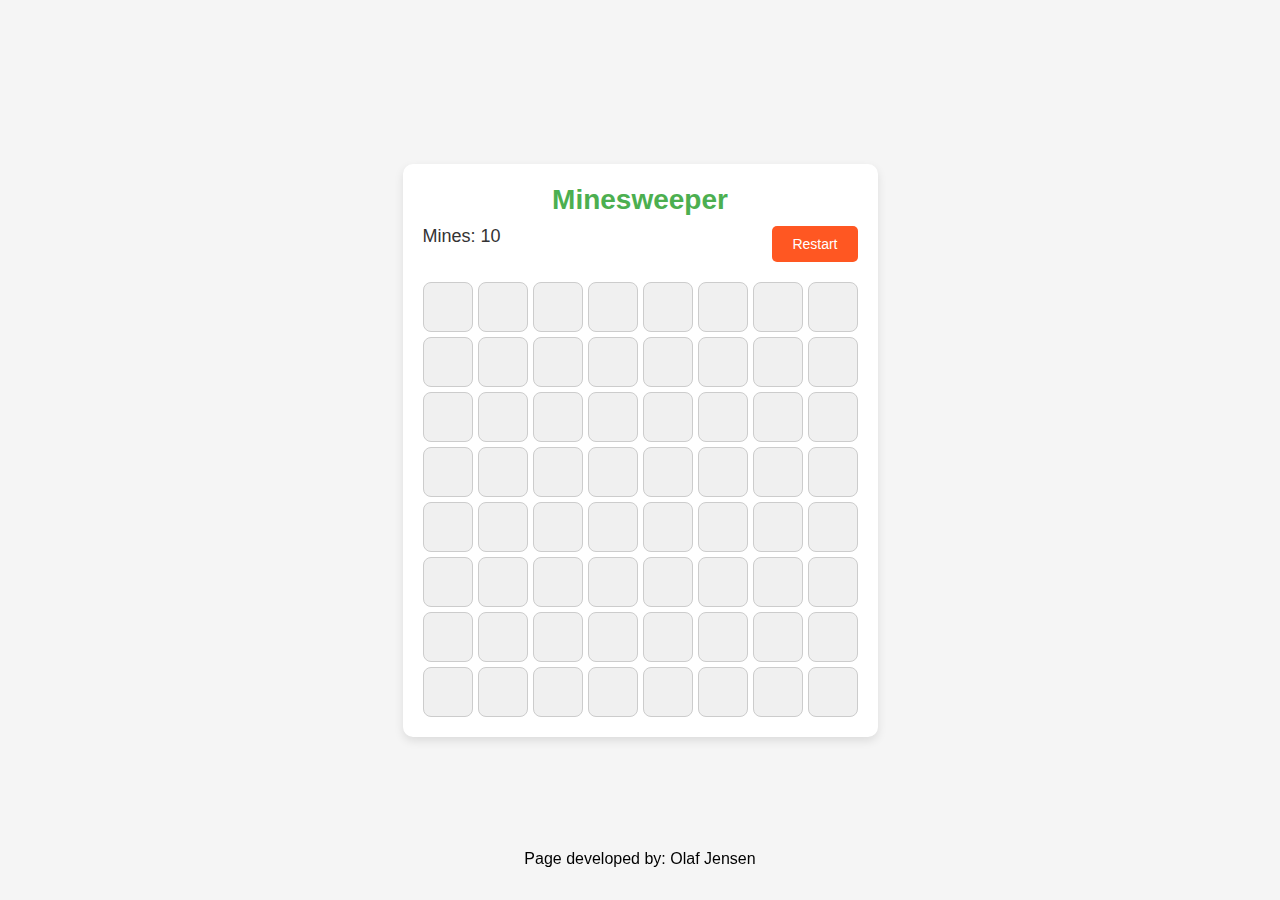
<file: PROJETCS/Minesweeper/index.html>
<!DOCTYPE html>
<html lang="en">
<head>
    <meta charset="UTF-8">
    <meta name="viewport" content="width=device-width, initial-scale=1.0">
    <title>Minesweeper</title>
    <link rel="stylesheet" href="CSS/styles.css">
</head>
<body>
    <div class="game-container">
        <h1>Minesweeper</h1>
        <div class="game-info">
            <span id="mine-count">Mines: 10</span>
            <button id="reset-btn">Restart</button>
        </div>
        <div id="game-board" class="game-board"></div>
    </div>
    <div style="position: fixed; bottom: 0; margin-bottom: 2em;">
        <p>Page developed by: Olaf Jensen</p>
    </div>
    <script src="JS/script.js"></script>
</body>
</html>
</file>
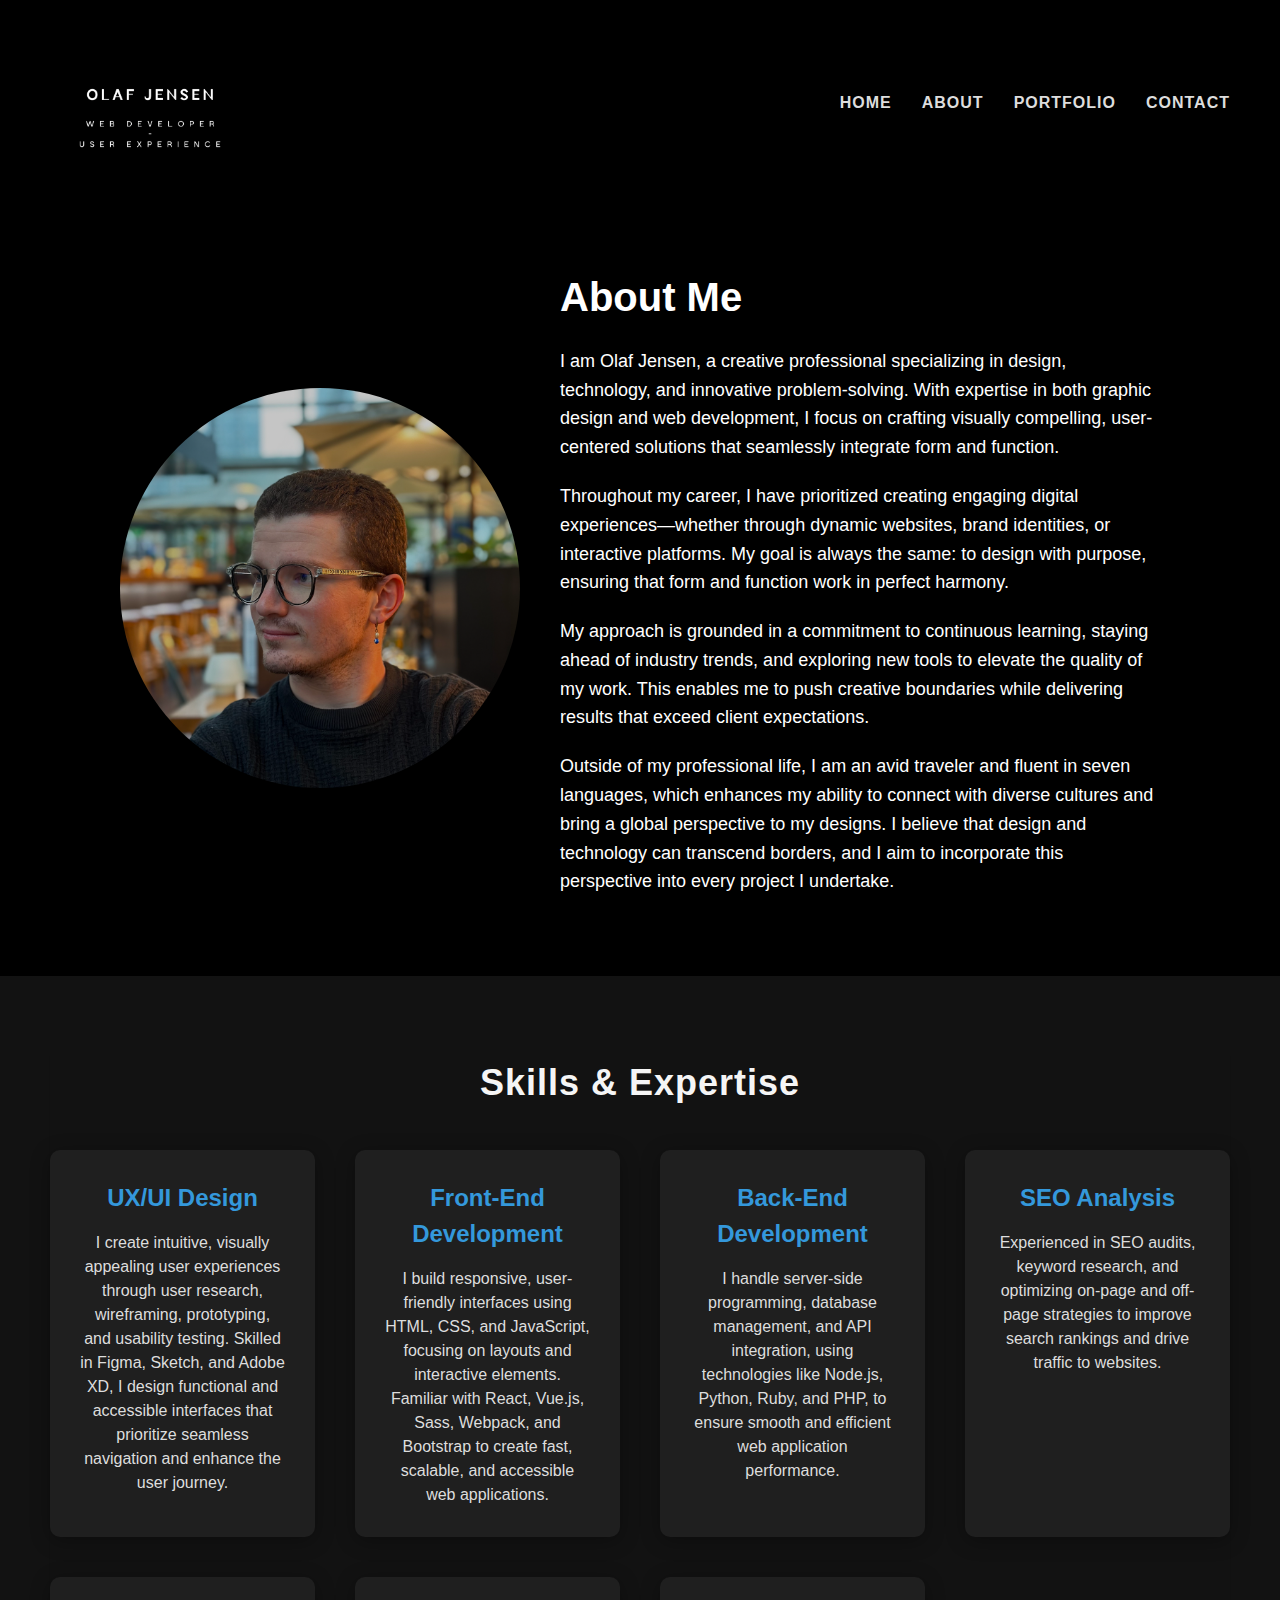
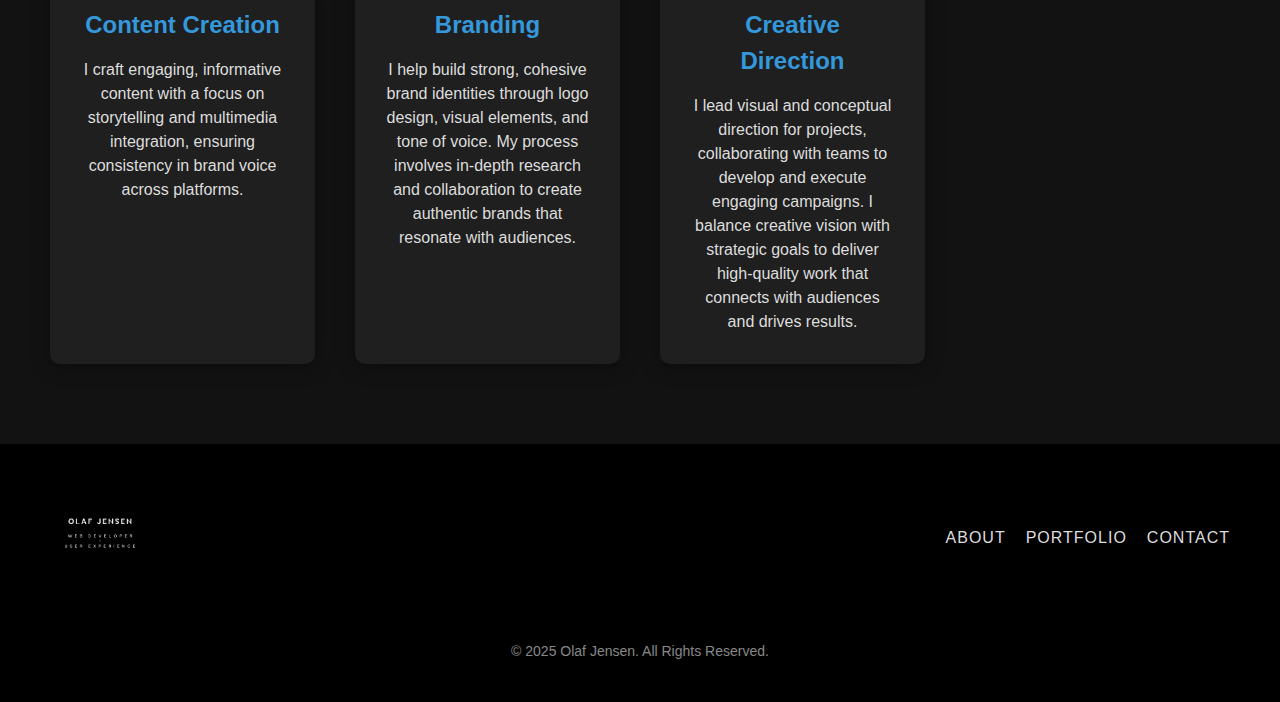
<file: about.html>
<!DOCTYPE html>
<html lang="en">

<head>
    <meta charset="UTF-8">
    <meta name="viewport" content="width=device-width, initial-scale=1.0">
    <link rel="stylesheet" href="CSS/all.css">
    <link rel="stylesheet" href="CSS/about.css">
    <link rel="stylesheet" href="CSS/utilities.css">
    <link rel="stylesheet" href="CSS/animations.css">
    <link rel="stylesheet" href="CSS/cursor.css">
    <title>Olaf Jensen - About</title>
</head>

<body>
    <header>
        <div class="logo">
            <img src="IMG/logo.png" alt="Olaf Jensen Logo">
        </div>

        <nav class="navbar">
            <ul>
                <li><a href="index.html">Home</a></li>
                <li><a href="about.html">About</a></li>
                <li><a href="portfolio.html">Portfolio</a></li>
                <li><a href="contact.html">Contact</a></li>
            </ul>
        </nav>

        <div class="burger-menu" id="burger-menu">
            <span></span>
            <span></span>
            <span></span>
        </div>
    </header>

    <main>
        <section class="about-section">
            <div class="about-container zoom-in shadow-2xl">
                <div class="about-image">
                    <img src="IMG/profile-london.png" alt="Olaf Jensen">
                </div>
                <div class="about-content">
                    <h1>About Me</h1>
                    <p>
                        I am Olaf Jensen, a creative professional specializing in design, technology, and innovative problem-solving. With expertise in both graphic design and web development, I focus on crafting visually compelling, user-centered solutions that seamlessly integrate form and function.
                    </p>
                    <p>
                        Throughout my career, I have prioritized creating engaging digital experiences—whether through dynamic websites, brand identities, or interactive platforms. My goal is always the same: to design with purpose, ensuring that form and function work in perfect harmony.
                    </p>
                    <p>
                        My approach is grounded in a commitment to continuous learning, staying ahead of industry trends, and exploring new tools to elevate the quality of my work. This enables me to push creative boundaries while delivering results that exceed client expectations.
                    </p>
                    <p>
                        Outside of my professional life, I am an avid traveler and fluent in seven languages, which enhances my ability to connect with diverse cultures and bring a global perspective to my designs. I believe that design and technology can transcend borders, and I aim to incorporate this perspective into every project I undertake.
                    </p>
                </div>
                
            </div>
        </section>

        <section class="skills-section">
            <div class="skills-container zoom-in shadow-sm">
                <h2>Skills & Expertise</h2>
                <div class="skills-list">
                    <div class="skill">
                        <h3>UX/UI Design</h3>
                        <p>I create intuitive, visually appealing user experiences through user research, wireframing, prototyping, and usability testing. Skilled in Figma, Sketch, and Adobe XD, I design functional and accessible interfaces that prioritize seamless navigation and enhance the user journey.</p>
                    </div>
                    <div class="skill">
                        <h3>Front-End Development</h3>
                        <p>I build responsive, user-friendly interfaces using HTML, CSS, and JavaScript, focusing on layouts and interactive elements. Familiar with React, Vue.js, Sass, Webpack, and Bootstrap to create fast, scalable, and accessible web applications.</p>
                    </div>
                    <div class="skill">
                        <h3>Back-End Development</h3>
                        <p>I handle server-side programming, database management, and API integration, using technologies like Node.js, Python, Ruby, and PHP, to ensure smooth and efficient web application performance.</p>
                    </div>
                    <div class="skill">
                        <h3>SEO Analysis</h3>
                        <p>Experienced in SEO audits, keyword research, and optimizing on-page and off-page strategies to improve search rankings and drive traffic to websites.</p>
                    </div>
                    <div class="skill">
                        <h3>Content Creation</h3>
                        <p>I craft engaging, informative content with a focus on storytelling and multimedia integration, ensuring consistency in brand voice across platforms.</p>
                    </div>
                    <div class="skill">
                        <h3>Branding</h3>
                        <p>I help build strong, cohesive brand identities through logo design, visual elements, and tone of voice. My process involves in-depth research and collaboration to create authentic brands that resonate with audiences.</p>
                    </div>
                    <div class="skill">
                        <h3>Creative Direction</h3>
                        <p>I lead visual and conceptual direction for projects, collaborating with teams to develop and execute engaging campaigns. I balance creative vision with strategic goals to deliver high-quality work that connects with audiences and drives results.</p>
                    </div>
                </div>
            </div>
        </section>
        
        <section class="curriculum-section">

        </section>
    </main>

    <footer>
        <div class="footer-container">
            <div class="footer-logo">
                <img src="IMG/logo.png" alt="Olaf Jensen Logo" width="100">
            </div>
            <div class="footer-links">
                <ul>
                    <li><a href="#about">About</a></li>
                    <li><a href="#services">Portfolio</a></li>
                    <li><a href="#contact">Contact</a></li>
                </ul>
            </div>
            <div class="footer-social hidden">
                <a href="https://www.linkedin.com" target="_blank" aria-label="LinkedIn">
                    <svg xmlns="http://www.w3.org/2000/svg" viewBox="0 0 24 24" width="30" height="30">
                        <path d="M2 2h20v20H2z" fill="none" />
                        <path
                            d="M8 2c1.104 0 2 .896 2 2s-.896 2-2 2S6 4.104 6 3s.896-2 2-2zM12 7h6v2h-6zm-6 2h6v2H6zm0 2h6v2H6zm6 2h6v2h-6zm-6 2h6v2H6zm6 2h6v2h-6zm6 2h6v2h-6z" />
                    </svg>
                </a>
                <a href="https://github.com" target="_blank" aria-label="GitHub">
                    <svg xmlns="http://www.w3.org/2000/svg" viewBox="0 0 24 24" width="30" height="30">
                        <path
                            d="M12 2C6.48 2 2 6.48 2 12c0 4.4 2.8 8.1 6.7 9.5.5.1.7-.2.7-.5 0-.3 0-1.1 0-2-.6.2-1.2.3-1.8.2-1.3 0-2.5 1-2.5 1.8-2 .5.5 1.1.8 1.8 1 1.2.7 2.5 1 3.9 1 .5 0 1-.1 1.5-.3.1-.1.2-.3.2-.5 0-.1.1-.3 0-.5 0-.1 0-.3-.2-.4.8-.6 1.2-1.3 1.2-2.3s-.5-1.8-1.3-2.4c-.2-.2-.3-.3-.6-.4-.4-.1-.9-.2-1.3-.2-.5 0-1.1.2-1.6.4-.5.2-.8.6-.8 1.1 0 1 1.2 2 1.8 2 0 .4 0 .8-.3 1.2-.2.3-.5.5-.8.7-.6.4-1.3.6-2.1.8-1.4.3-2.7.6-4.1.9-.7.2-1.5.3-2.2-.3-.4-.3-.6-.8-.7-1.3-.1-.2-.1-.4-.2-.5-.2-.2-.5-.2-.7-.2-.3 0-.6.1-.8.3-1.1.9-.5 2.7 1 3.3 1.2.3 2.2-.3 2.5-.6s.7-2.1.5-2.7C15 12.9 12 13 12 12z" />
                    </svg>
                </a>
                <a href="mailto:contact@olafjensen.com" aria-label="Email">
                    <svg xmlns="http://www.w3.org/2000/svg" viewBox="0 0 24 24" width="30" height="30">
                        <path
                            d="M21 4H3c-1.1 0-1.99.9-1.99 2L1 18c0 1.1.89 2 1.99 2h18c1.1 0 1.99-.9 1.99-2l.01-12c0-1.1-.89-2-1.99-2zm-2 2l-8 5-8-5V6l8 5 8-5v2zm-8 7l-8-5v6l8 5 8-5v-6l-8 5z" />
                    </svg>
                </a>
            </div>
        </div>
        <div class="footer-bottom">
            <p>&copy; 2025 Olaf Jensen. All Rights Reserved.</p>
        </div>
    </footer>

    <script src="JS/burger-menu.js"></script>
    <script src="JS/cursor.js"></script>
</body>

</html>
</file>
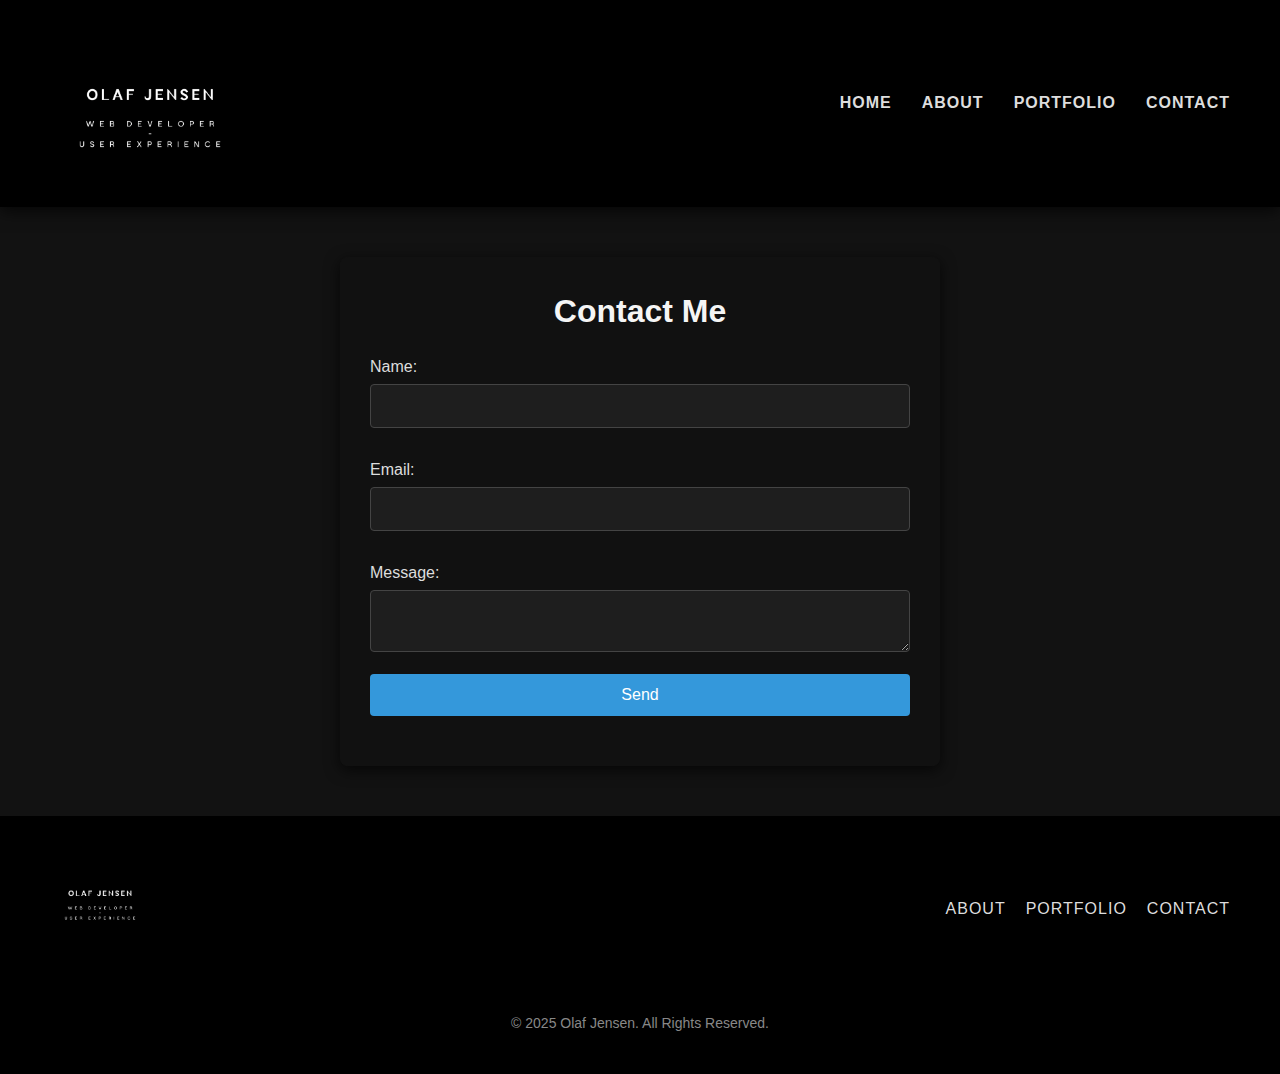
<file: contact.html>
<!DOCTYPE html>
<html lang="en">

<head>
    <meta charset="UTF-8">
    <meta name="viewport" content="width=device-width, initial-scale=1.0">
    <link rel="stylesheet" href="CSS/all.css">
    <link rel="stylesheet" href="CSS/contact.css">
    <link rel="stylesheet" href="CSS/utilities.css">
    <link rel="stylesheet" href="CSS/animations.css">
    <link rel="stylesheet" href="CSS/cursor.css">
    <title>Olaf Jensen - Contact</title>
</head>

<body>
    <header>
        <div class="logo">
            <img src="IMG/logo.png" alt="">
        </div>

        <nav class="navbar">
            <ul>
                <li><a href="index.html">Home</a></li>
                <li><a href="about.html">About</a></li>
                <li><a href="portfolio.html">Portfolio</a></li>
                <li><a href="contact.html">Contact</a></li>
            </ul>
        </nav>

        <div class="burger-menu" id="burger-menu">
            <span></span>
            <span></span>
            <span></span>
        </div>
    </header>

    <main>
        <div class="container zoom-in">
            <h1>Contact Me</h1>
            <form id="contactForm" method="POST" action="submit.php">
                <label for="name">Name:</label>
                <input type="text" id="name" name="name" required>

                <label for="email">Email:</label>
                <input type="email" id="email" name="email" required>

                <label for="message">Message:</label>
                <textarea id="message" name="message" required></textarea>

                <button type="submit">Send</button>
            </form>
            <div id="responseMessage"></div>
        </div>
    </main>


    <footer>
        <div class="footer-container">
            <div class="footer-logo">
                <img src="IMG/logo.png" alt="Olaf Jensen Logo" width="100">
            </div>
            <div class="footer-links">
                <ul>
                    <li><a href="about.html">About</a></li>
                    <li><a href="">Portfolio</a></li>
                    <li><a href="">Contact</a></li>
                </ul>
            </div>
            <div class="footer-social hidden">
                <a href="https://www.linkedin.com" target="_blank" aria-label="LinkedIn">
                    <svg xmlns="http://www.w3.org/2000/svg" viewBox="0 0 24 24" width="30" height="30">
                        <path d="M2 2h20v20H2z" fill="none" />
                        <path
                            d="M8 2c1.104 0 2 .896 2 2s-.896 2-2 2S6 4.104 6 3s.896-2 2-2zM12 7h6v2h-6zm-6 2h6v2H6zm0 2h6v2H6zm6 2h6v2h-6zm-6 2h6v2H6zm6 2h6v2h-6zm6 2h6v2h-6z" />
                    </svg>
                </a>
                <a href="https://github.com" target="_blank" aria-label="GitHub">
                    <svg xmlns="http://www.w3.org/2000/svg" viewBox="0 0 24 24" width="30" height="30">
                        <path
                            d="M12 2C6.48 2 2 6.48 2 12c0 4.4 2.8 8.1 6.7 9.5.5.1.7-.2.7-.5 0-.3 0-1.1 0-2-.6.2-1.2.3-1.8.2-1.3 0-2.5 1-2.5 1.8-2 .5.5 1.1.8 1.8 1 1.2.7 2.5 1 3.9 1 .5 0 1-.1 1.5-.3.1-.1.2-.3.2-.5 0-.1.1-.3 0-.5 0-.1 0-.3-.2-.4.8-.6 1.2-1.3 1.2-2.3s-.5-1.8-1.3-2.4c-.2-.2-.3-.3-.6-.4-.4-.1-.9-.2-1.3-.2-.5 0-1.1.2-1.6.4-.5.2-.8.6-.8 1.1 0 1 1.2 2 1.8 2 0 .4 0 .8-.3 1.2-.2.3-.5.5-.8.7-.6.4-1.3.6-2.1.8-1.4.3-2.7.6-4.1.9-.7.2-1.5.3-2.2-.3-.4-.3-.6-.8-.7-1.3-.1-.2-.1-.4-.2-.5-.2-.2-.5-.2-.7-.2-.3 0-.6.1-.8.3-1.1.9-.5 2.7 1 3.3 1.2.3 2.2-.3 2.5-.6s.7-2.1.5-2.7C15 12.9 12 13 12 12z" />
                    </svg>
                </a>
                <a href="mailto:contact@olafjensen.com" aria-label="Email">
                    <svg xmlns="http://www.w3.org/2000/svg" viewBox="0 0 24 24" width="30" height="30">
                        <path
                            d="M21 4H3c-1.1 0-1.99.9-1.99 2L1 18c0 1.1.89 2 1.99 2h18c1.1 0 1.99-.9 1.99-2l.01-12c0-1.1-.89-2-1.99-2zm-2 2l-8 5-8-5V6l8 5 8-5v2zm-8 7l-8-5v6l8 5 8-5v-6l-8 5z" />
                    </svg>
                </a>
            </div>
        </div>
        <div class="footer-bottom">
            <p>&copy; 2025 Olaf Jensen. All Rights Reserved.</p>
        </div>
    </footer>

    <script src="JS/burger-menu.js"></script>
    <script src="JS/cursor.js"></script>
    <script src="JS/cta-form.js"></script>
</body>

</html>
</file>
<file: PROJETCS/Minesweeper/CSS/styles.css>
* {
    box-sizing: border-box;
    margin: 0;
    padding: 0;
}

body {
    font-family: 'Arial', sans-serif;
    background-color: #f5f5f5;
    display: flex;
    justify-content: center;
    align-items: center;
    height: 100vh;
    margin: 0;
}

.game-container {
    text-align: center;
    background-color: #fff;
    border-radius: 10px;
    box-shadow: 0 4px 10px rgba(0, 0, 0, 0.1);
    padding: 20px;
    width: auto;
    height: auto;
    display: flex;
    flex-direction: column;
    justify-content: space-between;
}

h1 {
    color: #4CAF50;
    font-size: 28px;
    margin-bottom: 10px;
}

.game-info {
    display: flex;
    justify-content: space-between;
    margin-bottom: 10px;
    font-size: 16px;
    color: #333;
}

#mine-count {
    font-size: 18px;
}

#reset-btn {
    background-color: #FF5722;
    color: white;
    border: none;
    padding: 10px 20px;
    cursor: pointer;
    border-radius: 5px;
    font-size: 14px;
    transition: background-color 0.3s;
}

#reset-btn:hover {
    background-color: #e64a19;
}

.game-board {
    display: grid;
    grid-template-columns: repeat(8, 50px);
    grid-template-rows: repeat(8, 50px);
    gap: 5px;
    justify-content: center;
    margin-top: 10px;
    flex-grow: 1;
}

.cell {
    width: 50px;
    height: 50px;
    background-color: #f0f0f0;
    border: 1px solid #ccc;
    display: flex;
    justify-content: center;
    align-items: center;
    cursor: pointer;
    font-size: 18px;
    font-weight: bold;
    border-radius: 8px;
    transition: background-color 0.2s, color 0.2s;
}

.cell.opened {
    background-color: #fff;
    border: 1px solid #ddd;
    cursor: default;
}

.cell.flag {
    background-color: #FFEB3B;
    color: #333;
}

.cell.bomb {
    background-color: red;
    color: white;
}

.cell.safe {
    background-color: #e8f5e9;
    color: #333;
}

.cell.number {
    color: #333;
}

.cell.number1 { color: #1E88E5; }
.cell.number2 { color: #388E3C; }
.cell.number3 { color: #D32F2F; }
.cell.number4 { color: #1976D2; }
.cell.number5 { color: #E64A19; }
.cell.number6 { color: #0288D1; }
.cell.number7 { color: #7B1FA2; }
.cell.number8 { color: #8E24AA; }
</file>
<file: CSS/about.css>
/* About Page Styles */
.about-section {
    padding: 60px 50px;
    background-color: #000000;
    color: #333;
}

.about-container {
    display: flex;
    flex-direction: row;
    align-items: center;
    justify-content: center;
    gap: 40px;
    max-width: 1200px;
    margin: 0 auto;
}

.about-image img {
    width: 400px;
    height: 400px;
    border-radius: 50%;
    object-fit: cover;
    box-shadow: 0 8px 30px rgba(0, 0, 0, 0.1);
}

.about-content {
    max-width: 600px;
}

.about-content h1 {
    font-size: 40px;
    font-weight: 700;
    margin-bottom: 20px;
    color: #ffffff;
}

.about-content p {
    font-size: 18px;
    line-height: 1.6;
    margin-bottom: 20px;
    color: white;
}

.about-content .cta-button {
    margin-top: 20px;
}

.skills-section {
    background-color: #121212;
    color: #f5f5f5;
    padding: 80px 50px;
}

.skills-container {
    max-width: 1200px;
    margin: 0 auto;
    text-align: center;
}

.skills-container h2 {
    font-size: 36px;
    font-weight: 700;
    margin-bottom: 40px;
    letter-spacing: 1px;
    color: #f5f5f5;
}

.skills-list {
    display: grid;
    grid-template-columns: repeat(auto-fit, minmax(250px, 1fr));
    gap: 40px;
    margin-top: 20px;
}

.skill {
    background-color: #1f1f1f;
    padding: 30px;
    border-radius: 10px;
    box-shadow: 0 4px 20px rgba(0, 0, 0, 0.3);
}

.skill h3 {
    font-size: 24px;
    font-weight: 600;
    margin-bottom: 15px;
    color: #3498db;
}

.skill p {
    font-size: 16px;
    color: #ddd;
}

@media (max-width: 768px) {
    .about-container {
        flex-direction: column;
        align-items: center;
    }

    .about-image img {
        width: 300px;
        height: 300px;
    }

    .about-content {
        text-align: center;
        margin-top: 20px;
    }

    .skills-list {
        grid-template-columns: 1fr;
    }
}
</file>
<file: CSS/animations.css>
/* Fade In */
.fade-in {
    animation: fadeIn 3s ease-in;
}

/* Fade Out */
.fade-out {
    animation: fadeOut 2s ease-out;
}

/* Slide In From Left */
.slide-in-left {
    animation: slideInLeft 1.5s ease-out;
}

/* Slide In From Right */
.slide-in-right {
    animation: slideInRight 1s ease-out;
}

/* Bounce */
.bounce {
    animation: bounce 2s infinite;
}

/* Pulse */
.pulse {
    animation: pulse 1.5s infinite;
}

/* Rotate */
.rotate {
    animation: rotate 2s infinite linear;
}

/* Zoom In */
.zoom-in {
    animation: zoomIn 1.5s ease-out;
}

/* Zoom Out */
.zoom-out {
    animation: zoomOut 1s ease-in;
}

/* Shake */
.shake {
    animation: shake 0.5s ease-in-out;
}

/* Wobble */
.wobble {
    animation: wobble 1s ease-in-out;
}

/* Flip */
.flip {
    animation: flip 1s forwards;
}

/* Jelly */
.jelly {
    animation: jelly 1s ease-in-out;
}

/* Pulse Color */
.pulse-color {
    animation: pulseColor 2s infinite;
}

/* Text Slide */
.text-slide {
    animation: textSlide 1s ease-out;
}

/* Blink */
.blink {
    animation: blink 1s infinite;
}

/* Slide Up */
.slide-up {
    animation: slideUp 1s ease-out;
}

/* Slide Down */
.slide-down {
    animation: slideDown 1s ease-out;
}


/* Keyframes */

/* Fade In */
@keyframes fadeIn {
    from {
        opacity: 0;
    }

    to {
        opacity: 1;
    }
}

/* Fade Out */
@keyframes fadeOut {
    from {
        opacity: 1;
    }

    to {
        opacity: 0;
    }
}

/* Slide In From Left */
@keyframes slideInLeft {
    from {
        transform: translateX(-100%);
    }

    to {
        transform: translateX(0);
    }
}

/* Slide In From Right */
@keyframes slideInRight {
    from {
        transform: translateX(100%);
    }

    to {
        transform: translateX(0);
    }
}

/* Bounce */
@keyframes bounce {

    0%,
    20%,
    50%,
    80%,
    100% {
        transform: translateY(0);
    }

    40% {
        transform: translateY(-30px);
    }

    60% {
        transform: translateY(-15px);
    }
}

/* Pulse */
@keyframes pulse {
    0% {
        transform: scale(1);
    }

    50% {
        transform: scale(1.1);
    }

    100% {
        transform: scale(1);
    }
}

/* Rotate */
@keyframes rotate {
    from {
        transform: rotate(0deg);
    }

    to {
        transform: rotate(360deg);
    }
}

/* Zoom In */
@keyframes zoomIn {
    from {
        transform: scale(0);
        opacity: 0;
    }

    to {
        transform: scale(1);
        opacity: 1;
    }
}

/* Zoom Out */
@keyframes zoomOut {
    from {
        transform: scale(1);
        opacity: 1;
    }

    to {
        transform: scale(0);
        opacity: 0;
    }
}

/* Shake */
@keyframes shake {
    0% {
        transform: translateX(0);
    }

    25% {
        transform: translateX(-10px);
    }

    50% {
        transform: translateX(10px);
    }

    75% {
        transform: translateX(-10px);
    }

    100% {
        transform: translateX(0);
    }
}

/* Wobble */
@keyframes wobble {
    0% {
        transform: rotate(0deg);
    }

    15% {
        transform: rotate(10deg);
    }

    30% {
        transform: rotate(-10deg);
    }

    45% {
        transform: rotate(5deg);
    }

    60% {
        transform: rotate(-5deg);
    }

    75% {
        transform: rotate(2deg);
    }

    100% {
        transform: rotate(0deg);
    }
}

/* Flip */
@keyframes flip {
    0% {
        transform: rotateY(0);
    }

    100% {
        transform: rotateY(180deg);
    }
}

/* Jelly */
@keyframes jelly {
    0% {
        transform: scale(1);
    }

    30% {
        transform: scale(1.2) skewX(-15deg);
    }

    50% {
        transform: scale(1) skewX(15deg);
    }

    70% {
        transform: scale(1.2) skewX(-15deg);
    }

    100% {
        transform: scale(1) skewX(0deg);
    }
}

/* Pulse Color */
@keyframes pulseColor {
    0% {
        background-color: #ff0000;
    }

    50% {
        background-color: #00ff00;
    }

    100% {
        background-color: #ff0000;
    }
}

/* Text Slide */
@keyframes textSlide {
    from {
        transform: translateX(100%);
    }

    to {
        transform: translateX(0);
    }
}

/* Blink */
@keyframes blink {

    0%,
    50%,
    100% {
        opacity: 1;
    }

    25%,
    75% {
        opacity: 0;
    }
}

/* Slide Up */
@keyframes slideUp {
    from {
        transform: translateY(100%);
    }

    to {
        transform: translateY(0);
    }
}

/* Slide Down */
@keyframes slideDown {
    from {
        transform: translateY(-100%);
    }

    to {
        transform: translateY(0);
    }
}
</file>
<file: CSS/cursor.css>
.cursor {
    position: absolute;
    width: 20px;
    height: 20px;
    background-color: rgba(255, 0, 0, 0.8); /* Dark color */
    border-radius: 50%;
    /* pointer-events: none; */
    transform: translate(-50%, -50%); /* Center the cursor on the mouse */
    transition: transform 0.1s ease-out; /* Smooth cursor movement */
    z-index: 2000;
  }
</file>
<file: CSS/contact.css>
/* Contact form */
.container {
    max-width: 600px;
    margin: 50px auto;
    background: rgba(18, 18, 18, 0.9);
    padding: 30px;
    border-radius: 8px;
    box-shadow: 0 4px 15px rgba(0, 0, 0, 0.7);
}

h1 {
    text-align: center;
    margin-bottom: 20px;
    color: #f5f5f5;
}

label {
    display: block;
    margin: 15px 0 5px;
    color: #ddd;
}

input, textarea {
    width: 100%;
    padding: 12px;
    margin-bottom: 15px;
    border: 1px solid #444;
    border-radius: 4px;
    background-color: #1e1e1e;
    color: #f5f5f5;
    font-size: 16px;
    transition: border-color 0.3s ease;
}

input:focus, textarea:focus {
    border-color: #3498db;
    outline: none;
}

button {
    width: 100%;
    padding: 12px;
    background-color: #3498db;
    color: white;
    border: none;
    border-radius: 4px;
    cursor: pointer;
    font-size: 16px;
    transition: background-color 0.3s ease;
}

button:hover {
    background-color: #2980b9;
}

#responseMessage {
    margin-top: 20px;
    text-align: center;
    color: #f5f5f5;
}

/* Media Queries for responsiveness */
@media screen and (max-width: 768px) {
    .container {
        padding: 20px;
        max-width: 90%;
    }

    h1 {
        font-size: 24px;
    }

    input, textarea, button {
        font-size: 14px;
        padding: 10px;
    }
}

@media screen and (max-width: 480px) {
    .container {
        max-width: 90%;
        padding: 15px;
    }

    h1 {
        font-size: 20px;
    }

    input, textarea, button {
        font-size: 14px;
        padding: 8px;
    }

    button {
        padding: 10px;
    }
}
</file>
<file: CSS/all.css>
/* General styles for all pages */

/* General Reset */
* {
    margin: 0;
    padding: 0;
    box-sizing: border-box;
    font-family: 'Roboto', sans-serif;
    /* cursor: none; */
}

/* Body */
body {
    background-color: #121212;
    color: #f5f5f5;
    font-size: 16px;
    line-height: 1.6;
    overflow-x: hidden;
    position: relative;
}

/* Header */
header {
    display: flex;
    justify-content: space-between;
    align-items: center;
    padding: 20px 50px;
    background-color: rgb(0, 0, 0);
    box-shadow: 0 4px 15px rgba(0, 0, 0, 0.7);
    z-index: 1000;
}

header .logo img {
    width: 200px;
}

nav ul {
    display: flex;
    list-style: none;
}

nav ul li {
    margin-left: 30px;
}

nav ul li a {
    text-decoration: none;
    color: #ddd;
    font-weight: 600;
    text-transform: uppercase;
    letter-spacing: 1px;
    transition: color 0.3s ease, transform 0.3s ease;
}

nav ul li a:hover {
    color: #3498db;
    transform: scale(1.05);
}

/* Burger Menu */
.burger-menu {
    display: none;
    cursor: pointer;
    flex-direction: column;
    gap: 5px;
    /* transition: all 0.3s ease; */
    z-index: 1000;
}

.burger-menu span {
    background-color: #ffffff;
    height: 4px;
    width: 30px;
    border-radius: 2px;
    transition: all 0.3s ease;
}

.burger-menu.active span:nth-child(1) {
    transform: rotate(45deg);
    top: 8px;
}

.burger-menu.active span:nth-child(2) {
    opacity: 0;
}

.burger-menu.active span:nth-child(3) {
    transform: rotate(-45deg);
    top: -8px;
}

/* Full-Screen Overlay Navigation (Mobile) */
@media (max-width: 768px) {
    nav {
        position: fixed;
        top: 0;
        left: 0;
        width: 100%;
        height: 100%;
        background-color: rgba(0, 0, 0, 0.9);
        display: flex;
        flex-direction: column;
        justify-content: center;
        align-items: center;
        transform: translateX(-100%);
        transition: transform 0.3s ease-in-out;
        z-index: 999;
    }

    nav.active {
        transform: translateX(0);
    }

    nav ul {
        display: flex;
        flex-direction: column;
        gap: 30px;
    }

    nav ul li {
        margin: 0;
    }

    nav ul li a {
        font-size: 24px;
        text-decoration: none;
        color: #fff;
        font-weight: 600;
        text-transform: uppercase;
        letter-spacing: 2px;
        transition: color 0.3s ease;
    }

    nav ul li a:hover {
        color: #3498db;
        transform: scale(1.1);
    }

    .burger-menu {
        display: flex;
    }

    body.no-scroll {
        overflow: hidden;
    }
}

/* Desktop Navigation (default behavior) */
@media (min-width: 769px) {
    nav {
        display: flex;
    }

    nav ul {
        flex-direction: row;
        justify-content: flex-end;
        gap: 30px;
    }

    nav ul li {
        margin: 0;
    }

    nav ul li a {
        color: #ddd;
        font-size: 16px;
        font-weight: 600;
        text-transform: uppercase;
        letter-spacing: 1px;
        transition: color 0.3s ease, transform 0.3s ease;
    }

    nav ul li a:hover {
        color: #3498db;
        transform: scale(1.05);
    }
}

/* Footer */
footer {
    background-color: #000000;
    color: #aaa;
    padding: 40px 50px;
    text-align: center;
}

.footer-container {
    display: flex;
    justify-content: space-between;
    align-items: center;
    flex-wrap: wrap;
    margin-bottom: 30px;
}

.footer-logo img {
    width: 100px;
    margin-bottom: 20px;
}

.footer-links ul {
    list-style: none;
    display: flex;
    gap: 20px;
}

.footer-links ul li {
    margin: 0;
}

.footer-links ul li a {
    text-decoration: none;
    color: #ddd;
    font-weight: 500;
    text-transform: uppercase;
    letter-spacing: 1px;
    transition: color 0.3s ease;
}

.footer-links ul li a:hover {
    color: #3498db;
}

.footer-social a {
    margin: 0 15px;
}

.footer-social svg {
    fill: #fff;
    transition: opacity 0.3s ease;
}

.footer-social a:hover svg {
    opacity: 0.7;
}

/* Bottom Section */
.footer-bottom {
    font-size: 14px;
    color: #888;
    padding-top: 20px;
}

.footer-bottom p {
    margin: 0;
}
</file>
<file: CSS/utilities.css>
/* Utility CSS */

/* Reset default styles */
*,
*::before,
*::after {
  margin: 0;
  padding: 0;
  box-sizing: border-box;
}

html, body {
  font-family: Arial, sans-serif;
  line-height: 1.5;
}

/* Spacing Utilities */

/* Margin */
.m-0 { margin: 0; }
.mt-0 { margin-top: 0; }
.mb-0 { margin-bottom: 0; }
.ml-0 { margin-left: 0; }
.mr-0 { margin-right: 0; }

.m-1 { margin: 0.25rem; }
.mt-1 { margin-top: 0.25rem; }
.mb-1 { margin-bottom: 0.25rem; }
.ml-1 { margin-left: 0.25rem; }
.mr-1 { margin-right: 0.25rem; }

.m-2 { margin: 0.5rem; }
.mt-2 { margin-top: 0.5rem; }
.mb-2 { margin-bottom: 0.5rem; }
.ml-2 { margin-left: 0.5rem; }
.mr-2 { margin-right: 0.5rem; }

.m-3 { margin: 1rem; }
.mt-3 { margin-top: 1rem; }
.mb-3 { margin-bottom: 1rem; }
.ml-3 { margin-left: 1rem; }
.mr-3 { margin-right: 1rem; }

.m-4 { margin: 2rem; }
.mt-4 { margin-top: 2rem; }
.mb-4 { margin-bottom: 2rem; }
.ml-4 { margin-left: 2rem; }
.mr-4 { margin-right: 2rem; }

/* Padding */
.p-0 { padding: 0; }
.pt-0 { padding-top: 0; }
.pb-0 { padding-bottom: 0; }
.pl-0 { padding-left: 0; }
.pr-0 { padding-right: 0; }

.p-1 { padding: 0.25rem; }
.pt-1 { padding-top: 0.25rem; }
.pb-1 { padding-bottom: 0.25rem; }
.pl-1 { padding-left: 0.25rem; }
.pr-1 { padding-right: 0.25rem; }

.p-2 { padding: 0.5rem; }
.pt-2 { padding-top: 0.5rem; }
.pb-2 { padding-bottom: 0.5rem; }
.pl-2 { padding-left: 0.5rem; }
.pr-2 { padding-right: 0.5rem; }

.p-3 { padding: 1rem; }
.pt-3 { padding-top: 1rem; }
.pb-3 { padding-bottom: 1rem; }
.pl-3 { padding-left: 1rem; }
.pr-3 { padding-right: 1rem; }

.p-4 { padding: 2rem; }
.pt-4 { padding-top: 2rem; }
.pb-4 { padding-bottom: 2rem; }
.pl-4 { padding-left: 2rem; }
.pr-4 { padding-right: 2rem; }

/* Text Utilities */

/* Text Alignment */
.text-left { text-align: left; }
.text-center { text-align: center; }
.text-right { text-align: right; }
.text-justify { text-align: justify; }

/* Font Size */
.text-xs { font-size: 0.75rem; }
.text-sm { font-size: 0.875rem; }
.text-md { font-size: 1rem; }
.text-lg { font-size: 1.25rem; }
.text-xl { font-size: 1.5rem; }
.text-2xl { font-size: 2rem; }
.text-3xl { font-size: 2.5rem; }
.text-4xl { font-size: 3rem; }
.text-5xl { font-size: 4rem; }

/* Font Weight */
.font-light { font-weight: 300; }
.font-normal { font-weight: 400; }
.font-medium { font-weight: 500; }
.font-semibold { font-weight: 600; }
.font-bold { font-weight: 700; }

/* Text Transform */
.uppercase { text-transform: uppercase; }
.lowercase { text-transform: lowercase; }
.capitalize { text-transform: capitalize; }

/* Line Height */
.leading-tight { line-height: 1.25; }
.leading-normal { line-height: 1.5; }
.leading-loose { line-height: 1.75; }

/* Colors */

/* Text Color */
.text-black { color: #000; }
.text-white { color: #fff; }
.text-gray-100 { color: #f7fafc; }
.text-gray-200 { color: #edf2f7; }
.text-gray-300 { color: #e2e8f0; }
.text-gray-400 { color: #cbd5e0; }
.text-gray-500 { color: #a0aec0; }
.text-gray-600 { color: #718096; }
.text-gray-700 { color: #4a5568; }
.text-gray-800 { color: #2d3748; }
.text-gray-900 { color: #1a202c; }

.text-red-500 { color: #f56565; }
.text-green-500 { color: #48bb78; }
.text-blue-500 { color: #4299e1; }
.text-yellow-500 { color: #ecc94b; }

/* Background Colors */
.bg-white { background-color: #fff; }
.bg-black { background-color: #000; }
.bg-gray-100 { background-color: #f7fafc; }
.bg-gray-200 { background-color: #edf2f7; }
.bg-gray-300 { background-color: #e2e8f0; }
.bg-gray-400 { background-color: #cbd5e0; }
.bg-gray-500 { background-color: #a0aec0; }
.bg-gray-600 { background-color: #718096; }
.bg-gray-700 { background-color: #4a5568; }
.bg-gray-800 { background-color: #2d3748; }
.bg-gray-900 { background-color: #1a202c; }

.bg-red-500 { background-color: #f56565; }
.bg-green-500 { background-color: #48bb78; }
.bg-blue-500 { background-color: #4299e1; }
.bg-yellow-500 { background-color: #ecc94b; }

/* Border Color */
.border-black { border-color: #000; }
.border-white { border-color: #fff; }
.border-gray-200 { border-color: #edf2f7; }
.border-gray-300 { border-color: #e2e8f0; }
.border-gray-500 { border-color: #a0aec0; }
.border-gray-700 { border-color: #4a5568; }
.border-red-500 { border-color: #f56565; }
.border-green-500 { border-color: #48bb78; }
.border-blue-500 { border-color: #4299e1; }

/* Border Radius */
.rounded-none { border-radius: 0; }
.rounded-sm { border-radius: 0.125rem; }
.rounded { border-radius: 0.25rem; }
.rounded-md { border-radius: 0.375rem; }
.rounded-lg { border-radius: 0.5rem; }
.rounded-xl { border-radius: 0.75rem; }
.rounded-2xl { border-radius: 1rem; }
.rounded-full { border-radius: 9999px; }

/* Display */
.block { display: block; }
.inline { display: inline; }
.inline-block { display: inline-block; }
.flex { display: flex; }
.inline-flex { display: inline-flex; }
.grid { display: grid; }
.inline-grid { display: inline-grid; }
.hidden { display: none; }
.flex-none { flex: none; }
.flex-1 { flex: 1 1 0%; }

/* Flexbox */
.flex-row { flex-direction: row; }
.flex-col { flex-direction: column; }
.items-start { align-items: flex-start; }
.items-center { align-items: center; }
.items-end { align-items: flex-end; }
.justify-start { justify-content: flex-start; }
.justify-center { justify-content: center; }
.justify-end { justify-content: flex-end; }
.justify-between { justify-content: space-between; }
.justify-around { justify-content: space-around; }
.justify-evenly { justify-content: space-evenly; }

/* Width & Height */
.w-full { width: 100%; }
.w-auto { width: auto; }
.h-full { height: 100%; }
.h-auto { height: auto; }
.h-100px { height: 100px; }
.max-w-full { max-width: 100%; }
.max-h-full { max-height: 100%; }

/* Opacity */
.opacity-0 { opacity: 0; }
.opacity-25 { opacity: 0.25; }
.opacity-50 { opacity: 0.5; }
.opacity-75 { opacity: 0.75; }
.opacity-100 { opacity: 1; }

/* Shadow */
.shadow-none { box-shadow: none; }
.shadow-sm { box-shadow: 0 1px 2px rgba(0, 0, 0, 0.05); }
.shadow { box-shadow: 0 1px 3px rgba(0, 0, 0, 0.1); }
.shadow-md { box-shadow: 0 4px 6px rgba(0, 0, 0, 0.1); }
.shadow-lg { box-shadow: 0 10px 15px rgba(0, 0, 0, 0.1); }
.shadow-xl { box-shadow: 0 15px 20px rgba(0, 0, 0, 0.1); }
.shadow-2xl { box-shadow: 0 25px 50px rgba(0, 0, 0, 0.1); }
.shadow-inner { box-shadow: inset 0 2px 4px rgba(0, 0, 0, 0.06); }
.shadow-outline { box-shadow: 0 0 0 2px rgba(66, 153, 225, 0.5); }

/* Positioning */
.relative { position: relative; }
.absolute { position: absolute; }
.fixed { position: fixed; }
.sticky { position: sticky; }
.top-0 { top: 0; }
.top-1 { top: 0.25rem; }
.top-2 { top: 0.5rem; }
.top-3 { top: 1rem; }
.left-0 { left: 0; }
.left-1 { left: 0.25rem; }
.left-2 { left: 0.5rem; }
.left-3 { left: 1rem; }
.right-0 { right: 0; }
.right-1 { right: 0.25rem; }
.right-2 { right: 0.5rem; }
.right-3 { right: 1rem; }
.bottom-0 { bottom: 0; }
.bottom-1 { bottom: 0.25rem; }
.bottom-2 { bottom: 0.5rem; }
.bottom-3 { bottom: 1rem; }

/* Z-Index */
.z-0 { z-index: 0; }
.z-10 { z-index: 10; }
.z-20 { z-index: 20; }
.z-30 { z-index: 30; }
.z-40 { z-index: 40; }
.z-50 { z-index: 50; }
.z-1000 { z-index: 1000; }

/* Visibility */
.visible { visibility: visible; }
.invisible { visibility: hidden; }

/* Border Width */
.border-0 { border-width: 0; }
.border-2 { border-width: 2px; }
.border-4 { border-width: 4px; }
.border-8 { border-width: 8px; }

/* Border Style */
.border-solid { border-style: solid; }
.border-dashed { border-style: dashed; }
.border-dotted { border-style: dotted; }
.border-double { border-style: double; }

/* List Style */
.list-none { list-style: none; }
.list-disc { list-style: disc; }
.list-decimal { list-style: decimal; }

/* Object Fit */
.object-contain { object-fit: contain; }
.object-cover { object-fit: cover; }
.object-fill { object-fit: fill; }
.object-none { object-fit: none; }

/* Cursor */
.cursor-pointer { cursor: pointer; }
.cursor-default { cursor: default; }
.cursor-not-allowed { cursor: not-allowed; }

/* Overflow */
.overflow-auto { overflow: auto; }
.overflow-hidden { overflow: hidden; }
.overflow-visible { overflow: visible; }
.overflow-scroll { overflow: scroll; }

/* Transition */
.transition-none { transition: none; }
.transition-all { transition: all 0.2s ease-in-out; }
.transition-colors { transition: background-color 0.2s ease-in-out, color 0.2s ease-in-out; }
.transition-opacity { transition: opacity 0.2s ease-in-out; }
.transition-transform { transition: transform 0.2s ease-in-out; }

/* Flex Gap */
.gap-0 { gap: 0; }
.gap-1 { gap: 0.25rem; }
.gap-2 { gap: 0.5rem; }
.gap-3 { gap: 1rem; }
.gap-4 { gap: 2rem; }

/* Grid Layout */
.grid-cols-1 { grid-template-columns: repeat(1, 1fr); }
.grid-cols-2 { grid-template-columns: repeat(2, 1fr); }
.grid-cols-3 { grid-template-columns: repeat(3, 1fr); }
.grid-cols-4 { grid-template-columns: repeat(4, 1fr); }
.grid-cols-5 { grid-template-columns: repeat(5, 1fr); }
.grid-cols-6 { grid-template-columns: repeat(6, 1fr); }

.grid-rows-1 { grid-template-rows: repeat(1, 1fr); }
.grid-rows-2 { grid-template-rows: repeat(2, 1fr); }
.grid-rows-3 { grid-template-rows: repeat(3, 1fr); }
.grid-rows-4 { grid-template-rows: repeat(4, 1fr); }
.grid-rows-5 { grid-template-rows: repeat(5, 1fr); }
.grid-rows-6 { grid-template-rows: repeat(6, 1fr); }

/* Grid Gaps */
.gap-x-0 { column-gap: 0; }
.gap-x-1 { column-gap: 0.25rem; }
.gap-x-2 { column-gap: 0.5rem; }
.gap-x-3 { column-gap: 1rem; }
.gap-x-4 { column-gap: 2rem; }

.gap-y-0 { row-gap: 0; }
.gap-y-1 { row-gap: 0.25rem; }
.gap-y-2 { row-gap: 0.5rem; }
.gap-y-3 { row-gap: 1rem; }
.gap-y-4 { row-gap: 2rem; }

/* Column Span */
.col-span-1 { grid-column: span 1 / span 1; }
.col-span-2 { grid-column: span 2 / span 2; }
.col-span-3 { grid-column: span 3 / span 3; }
.col-span-4 { grid-column: span 4 / span 4; }

/* Row Span */
.row-span-1 { grid-row: span 1 / span 1; }
.row-span-2 { grid-row: span 2 / span 2; }
.row-span-3 { grid-row: span 3 / span 3; }
.row-span-4 { grid-row: span 4 / span 4; }

/* Aspect Ratio */
.aspect-w-16 { aspect-ratio: 16 / 9; }
.aspect-w-4 { aspect-ratio: 4 / 3; }
.aspect-w-1 { aspect-ratio: 1 / 1; }

/* Animations */
.animate-spin { animation: spin 1s linear infinite; }
.animate-ping { animation: ping 1s linear infinite; }
.animate-pulse { animation: pulse 1s infinite; }
.animate-bounce { animation: bounce 1s infinite; }

@keyframes spin {
  0% { transform: rotate(0deg); }
  100% { transform: rotate(360deg); }
}

@keyframes ping {
  75% { transform: scale(2); opacity: 0; }
}

@keyframes pulse {
  50% { opacity: 0.5; }
}

@keyframes bounce {
  0%, 100% { transform: translateY(-25%); }
  50% { transform: translateY(0); }
}

/* Filters */
.filter-none { filter: none; }
.filter-grayscale { filter: grayscale(100%); }
.filter-blur { filter: blur(4px); }
.filter-brightness { filter: brightness(0.5); }

/* Screen Reader Only */
.sr-only { position: absolute; width: 1px; height: 1px; margin: -1px; padding: 0; border: 0; clip: rect(0, 0, 0, 0); clip-path: inset(50%); overflow: hidden; }
.sr-only-focusable:focus { position: static; width: auto; height: auto; margin: 0; padding: 0; clip: auto; clip-path: none; overflow: visible; }

/* Responsive Design */

/* Breakpoints */
@media (max-width: 640px) {
  .sm\:text-sm { font-size: 0.875rem; }
  .sm\:text-lg { font-size: 1.125rem; }
  .sm\:hidden { display: none; }
  .sm\:block { display: block; }
  .sm\:flex { display: flex; }
}

@media (max-width: 768px) {
  .md\:text-md { font-size: 1rem; }
  .md\:text-xl { font-size: 1.25rem; }
  .md\:hidden { display: none; }
  .md\:block { display: block; }
  .md\:flex { display: flex; }
}

@media (max-width: 1024px) {
  .lg\:text-2xl { font-size: 2rem; }
  .lg\:text-3xl { font-size: 2.5rem; }
  .lg\:hidden { display: none; }
  .lg\:block { display: block; }
}
</file>
